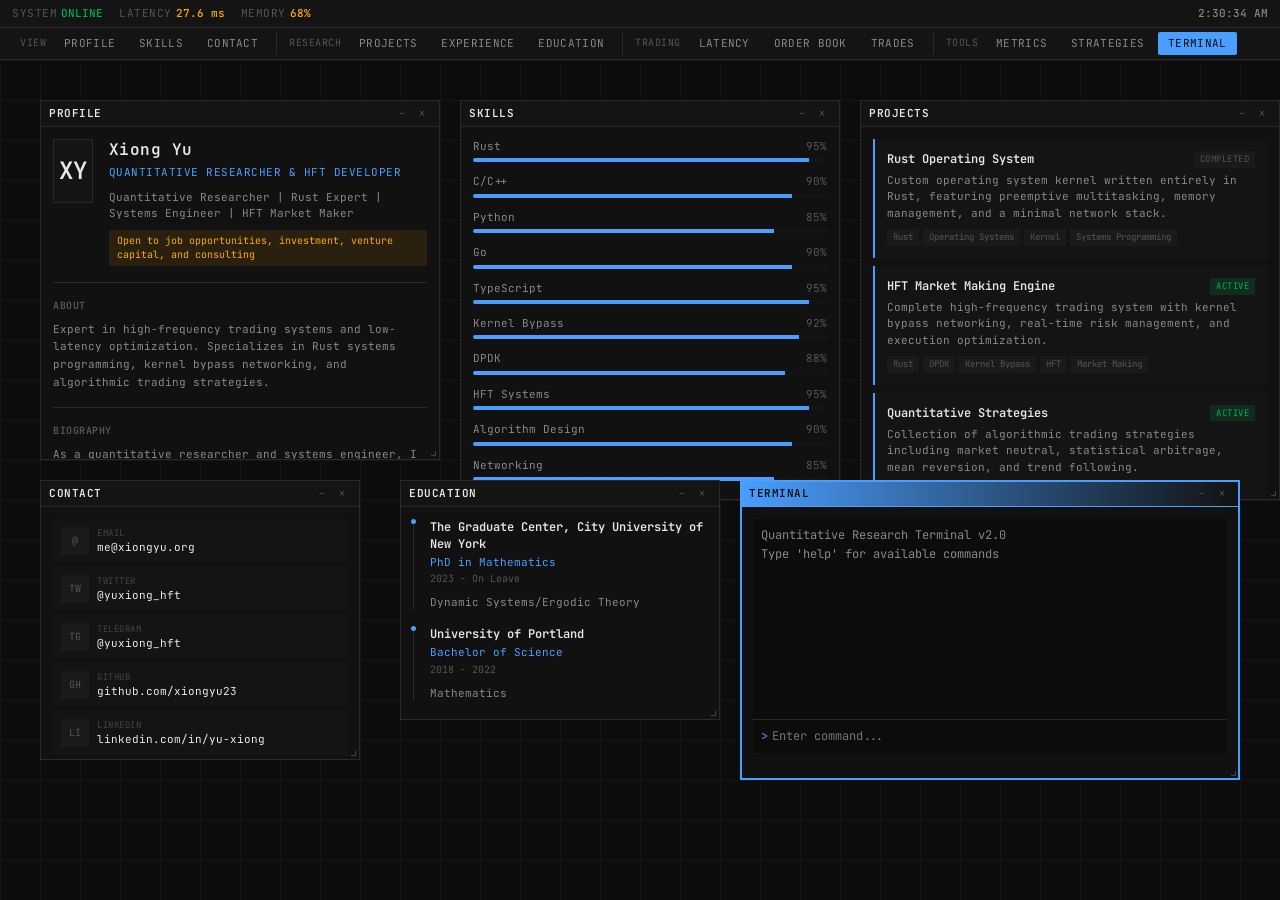
<file: index.html>
<!DOCTYPE html>
<html lang="en">
<head>
    <meta charset="UTF-8">
    <meta name="viewport" content="width=device-width, initial-scale=1.0, maximum-scale=1.0, user-scalable=no">
    <meta name="description" content="Quantitative Research & Trading Terminal">
    <title>Quantitative Research Terminal</title>
    
    <link rel="preconnect" href="https://fonts.googleapis.com">
    <link rel="preconnect" href="https://fonts.gstatic.com" crossorigin>
    <link href="https://fonts.googleapis.com/css2?family=JetBrains+Mono:wght@400;500;600;700&family=Inter:wght@400;500;600&display=swap" rel="stylesheet">
    
    <link rel="stylesheet" href="styles.css">
</head>
<body>
    <div class="app">
        <!-- Top Status Bar -->
        <div class="top-bar">
            <div class="top-bar-left">
                <div class="status-item">
                    <span class="status-label">System</span>
                    <span class="status-value active">ONLINE</span>
                </div>
                <div class="status-item">
                    <span class="status-label">Latency</span>
                    <span class="status-value">--</span>
                </div>
                <div class="status-item">
                    <span class="status-label">Memory</span>
                    <span class="status-value">--</span>
                </div>
            </div>
            <div class="top-bar-right">
                <div class="status-item">
                    <span class="status-value" id="clock">00:00:00</span>
                </div>
            </div>
        </div>
        
        <!-- Menu Bar (rendered by JS) -->
        <div class="menu-bar"></div>
        
        <!-- Workspace -->
        <div class="workspace">
            <div class="grid-bg"></div>
            
            <!-- Panels will be rendered dynamically -->
        </div>
    </div>
    
    <!-- Data Configuration -->
    <script src="data.js"></script>
    
    <!-- Main Application -->
    <script src="main.js"></script>
</body>
</html>
</file>
<file: styles.css>
/* ============================================
   PROFESSIONAL HFT INTERFACE
   Quantitative Research & Trading Terminal
   =========================================== */

*, *::before, *::after {
    margin: 0;
    padding: 0;
    box-sizing: border-box;
}

:root {
    /* Professional Color Palette - Bloomberg Terminal Inspired */
    --bg-primary: #0c0c0c;
    --bg-secondary: #141414;
    --bg-tertiary: #1a1a1a;
    --bg-panel: #111111;
    
    --text-primary: #e8e8e8;
    --text-secondary: #888888;
    --text-tertiary: #555555;
    --text-muted: #444444;
    
    /* Functional Colors - Minimal */
    --accent-up: #00b050;
    --accent-down: #ff3333;
    --accent-neutral: #ffaa00;
    --accent-highlight: #4a9eff;
    
    --border-color: #2a2a2a;
    --border-highlight: #333333;
    
    /* Typography */
    --font-mono: 'JetBrains Mono', 'Consolas', 'Monaco', monospace;
    --font-sans: 'Inter', -apple-system, system-ui, sans-serif;
    
    /* Spacing */
    --space-xs: 4px;
    --space-sm: 8px;
    --space-md: 12px;
    --space-lg: 16px;
    --space-xl: 24px;
}

/* Base */
html {
    font-size: 13px;
    -webkit-font-smoothing: antialiased;
}

body {
    font-family: var(--font-mono);
    background: var(--bg-primary);
    color: var(--text-primary);
    overflow: hidden;
    height: 100vh;
    line-height: 1.4;
}

/* ============================================
   LAYOUT STRUCTURE
   =========================================== */
.app {
    display: flex;
    flex-direction: column;
    height: 100vh;
}

/* ============================================
   TOP BAR - SYSTEM STATUS
   =========================================== */
.top-bar {
    display: flex;
    align-items: center;
    justify-content: space-between;
    height: 28px;
    background: var(--bg-secondary);
    border-bottom: 1px solid var(--border-color);
    padding: 0 var(--space-md);
    font-size: 11px;
}

.top-bar-left,
.top-bar-right {
    display: flex;
    align-items: center;
    gap: var(--space-lg);
}

.status-item {
    display: flex;
    align-items: center;
    gap: var(--space-xs);
}

.status-label {
    color: var(--text-tertiary);
    text-transform: uppercase;
    letter-spacing: 0.5px;
}

.status-value {
    color: var(--text-secondary);
    font-weight: 500;
}

.status-value.active {
    color: var(--accent-up);
}

.status-value.warning {
    color: var(--accent-neutral);
}

.status-value.error {
    color: var(--accent-down);
}

/* ============================================
   MENU BAR
   =========================================== */
.menu-bar {
    display: flex;
    align-items: center;
    height: 32px;
    background: var(--bg-secondary);
    border-bottom: 1px solid var(--border-color);
    padding: 0 var(--space-sm);
    overflow-x: auto;
    white-space: nowrap;
}

.menu-group {
    display: flex;
    align-items: center;
    gap: var(--space-xs);
    padding: 0 var(--space-sm);
    border-right: 1px solid var(--border-color);
}

.menu-group:last-child {
    border-right: none;
}

.menu-label {
    font-size: 10px;
    color: var(--text-tertiary);
    text-transform: uppercase;
    letter-spacing: 0.5px;
    padding: 0 var(--space-xs);
}

.menu-item {
    padding: 4px 10px;
    font-size: 11px;
    color: var(--text-secondary);
    cursor: pointer;
    border-radius: 2px;
    transition: background 0.1s;
    text-transform: uppercase;
    letter-spacing: 0.3px;
}

.menu-item:hover {
    background: var(--bg-tertiary);
    color: var(--text-primary);
}

.menu-item.active {
    background: var(--accent-highlight);
    color: var(--bg-primary);
}

/* ============================================
   MAIN WORKSPACE
   =========================================== */
.workspace {
    flex: 1;
    position: relative;
    overflow: hidden;
    background: var(--bg-primary);
}

/* Grid Background - Subtle */
.grid-bg {
    position: absolute;
    inset: 0;
    background-image: 
        linear-gradient(var(--border-color) 1px, transparent 1px),
        linear-gradient(90deg, var(--border-color) 1px, transparent 1px);
    background-size: 40px 40px;
    opacity: 0.3;
    pointer-events: none;
}

/* ============================================
   PANELS - PROFESSIONAL TERMINAL STYLE
   =========================================== */
.panel {
    position: absolute;
    background: var(--bg-panel);
    border: 1px solid var(--border-color);
    display: flex;
    flex-direction: column;
    min-width: 280px;
    min-height: 180px;
    display: flex; /* Default: always show */
}

.panel.active {
    border-color: var(--accent-highlight);
    box-shadow: 0 0 0 1px var(--accent-highlight) inset;
}

.panel-header {
    display: flex;
    align-items: center;
    justify-content: space-between;
    height: 26px;
    background: var(--bg-secondary);
    border-bottom: 1px solid var(--border-color);
    padding: 0 var(--space-sm);
    cursor: grab;
    user-select: none;
}

.panel.active .panel-header {
    background: linear-gradient(90deg, var(--accent-highlight) 0%, transparent 100%);
    border-bottom-color: var(--accent-highlight);
}

.panel-header:active {
    cursor: grabbing;
}

.panel-title {
    font-size: 11px;
    font-weight: 600;
    color: var(--text-primary);
    text-transform: uppercase;
    letter-spacing: 0.5px;
}

.panel.active .panel-title {
    color: var(--bg-primary);
    text-shadow: 0 0 2px var(--accent-highlight);
}

.panel-controls {
    display: flex;
    gap: 2px;
}

.panel-btn {
    width: 18px;
    height: 18px;
    display: flex;
    align-items: center;
    justify-content: center;
    background: transparent;
    border: none;
    color: var(--text-tertiary);
    font-size: 10px;
    cursor: pointer;
    border-radius: 2px;
}

.panel-btn:hover {
    background: var(--bg-tertiary);
    color: var(--text-primary);
}

.panel-btn.close:hover {
    background: var(--accent-down);
    color: white;
}

.panel-content {
    flex: 1;
    overflow: auto;
    padding: var(--space-md);
}

.panel-resize {
    position: absolute;
    bottom: 0;
    right: 0;
    width: 12px;
    height: 12px;
    cursor: nwse-resize;
}

.panel-resize::after {
    content: '';
    position: absolute;
    bottom: 3px;
    right: 3px;
    width: 5px;
    height: 5px;
    border-right: 1px solid var(--text-muted);
    border-bottom: 1px solid var(--text-muted);
}

/* ============================================
   PANEL CONTENT STYLES
   =========================================== */

/* Data Table - Universal */
.data-table {
    width: 100%;
    font-size: 11px;
    border-collapse: collapse;
}

.data-table th {
    text-align: left;
    padding: var(--space-xs) var(--space-sm);
    color: var(--text-tertiary);
    font-weight: 500;
    text-transform: uppercase;
    letter-spacing: 0.5px;
    border-bottom: 1px solid var(--border-color);
}

.data-table td {
    padding: var(--space-xs) var(--space-sm);
    color: var(--text-secondary);
    border-bottom: 1px solid var(--border-color);
}

.data-table tr:hover td {
    background: var(--bg-secondary);
    color: var(--text-primary);
}

/* Profile Panel */
.profile-header {
    display: flex;
    gap: var(--space-lg);
    margin-bottom: var(--space-lg);
}

.profile-avatar {
    width: 64px;
    height: 64px;
    background: var(--bg-secondary);
    border: 1px solid var(--border-color);
    display: flex;
    align-items: center;
    justify-content: center;
    font-size: 24px;
    font-weight: 600;
    color: var(--text-primary);
}

.profile-info h1 {
    font-size: 16px;
    font-weight: 600;
    color: var(--text-primary);
    margin-bottom: 4px;
    letter-spacing: 0.5px;
}

.profile-info .title {
    font-size: 11px;
    color: var(--accent-highlight);
    text-transform: uppercase;
    letter-spacing: 0.5px;
    margin-bottom: 8px;
}

.profile-info .desc {
    font-size: 11px;
    color: var(--text-secondary);
    line-height: 1.5;
}


.profile-info .availability {
    font-size: 10px;
    color: var(--accent-neutral);
    background: rgba(255, 170, 0, 0.1);
    padding: 4px 8px;
    border-radius: 2px;
    margin-top: 8px;
    display: inline-block;
}

.profile-section {
    margin-top: var(--space-lg);
    padding-top: var(--space-lg);
    border-top: 1px solid var(--border-color);
}

.profile-section h3 {
    font-size: 10px;
    color: var(--text-tertiary);
    text-transform: uppercase;
    letter-spacing: 0.5px;
    margin-bottom: var(--space-sm);
}

.profile-section p {
    font-size: 11px;
    color: var(--text-secondary);
    line-height: 1.6;
}

/* Skills Panel */
.skill-bar {
    margin-bottom: var(--space-md);
}

.skill-header {
    display: flex;
    justify-content: space-between;
    margin-bottom: var(--space-xs);
}

.skill-name {
    font-size: 11px;
    color: var(--text-secondary);
}

.skill-value {
    font-size: 11px;
    color: var(--text-tertiary);
}

.skill-progress {
    height: 4px;
    background: var(--bg-secondary);
    border-radius: 2px;
    overflow: hidden;
}

.skill-progress-bar {
    height: 100%;
    background: var(--accent-highlight);
    transition: width 0.3s;
}

/* Contact Panel */
.contact-list {
    display: flex;
    flex-direction: column;
    gap: var(--space-xs);
}

.contact-item {
    display: flex;
    align-items: center;
    gap: var(--space-sm);
    padding: var(--space-sm);
    background: var(--bg-secondary);
    cursor: pointer;
    transition: background 0.1s;
}

.contact-item:hover {
    background: var(--bg-tertiary);
}

.contact-icon {
    width: 28px;
    height: 28px;
    display: flex;
    align-items: center;
    justify-content: center;
    background: var(--bg-tertiary);
    font-size: 10px;
    color: var(--text-tertiary);
}

.contact-details {
    flex: 1;
}

.contact-label {
    font-size: 9px;
    color: var(--text-muted);
    text-transform: uppercase;
    letter-spacing: 0.5px;
}

.contact-value {
    font-size: 11px;
    color: var(--text-primary);
}

/* Projects Panel */
.project-list {
    display: flex;
    flex-direction: column;
    gap: var(--space-sm);
}

.project-item {
    padding: var(--space-md);
    background: var(--bg-secondary);
    border-left: 2px solid var(--accent-highlight);
}

.project-header {
    display: flex;
    justify-content: space-between;
    align-items: center;
    margin-bottom: var(--space-xs);
}

.project-name {
    font-size: 12px;
    font-weight: 600;
    color: var(--text-primary);
}

.project-status {
    font-size: 9px;
    padding: 2px 6px;
    background: var(--bg-tertiary);
    color: var(--text-tertiary);
    text-transform: uppercase;
    letter-spacing: 0.5px;
}

.project-status.active {
    background: rgba(0, 176, 80, 0.15);
    color: var(--accent-up);
}

.project-desc {
    font-size: 11px;
    color: var(--text-secondary);
    line-height: 1.5;
    margin-bottom: var(--space-sm);
}

.project-tags {
    display: flex;
    gap: var(--space-xs);
    flex-wrap: wrap;
}

.project-tag {
    font-size: 9px;
    padding: 2px 6px;
    background: var(--bg-tertiary);
    color: var(--text-tertiary);
}

/* Experience Panel */
.experience-list {
    display: flex;
    flex-direction: column;
    gap: var(--space-lg);
}

.experience-item {
    position: relative;
    padding-left: var(--space-lg);
    border-left: 1px solid var(--border-color);
}

.experience-item::before {
    content: '';
    position: absolute;
    left: -3px;
    top: 0;
    width: 5px;
    height: 5px;
    background: var(--accent-highlight);
    border-radius: 50%;
}

.experience-company {
    font-size: 12px;
    font-weight: 600;
    color: var(--text-primary);
    margin-bottom: 2px;
}

.experience-role {
    font-size: 11px;
    color: var(--accent-highlight);
    margin-bottom: 2px;
}

.experience-period {
    font-size: 10px;
    color: var(--text-tertiary);
    margin-bottom: var(--space-sm);
}

.experience-desc {
    font-size: 11px;
    color: var(--text-secondary);
    line-height: 1.5;
}

/* Trading Panels */
.orderbook {
    font-size: 11px;
}

.orderbook-header {
    display: flex;
    justify-content: space-between;
    padding: var(--space-xs) var(--space-sm);
    background: var(--bg-secondary);
    margin-bottom: var(--space-xs);
}

.orderbook-symbol {
    font-weight: 600;
    color: var(--text-primary);
}

.orderbook-spread {
    color: var(--text-tertiary);
}

.orderbook-row {
    display: grid;
    grid-template-columns: 1fr 1fr 1fr;
    padding: 2px var(--space-sm);
    font-family: var(--font-mono);
}

.orderbook-row:hover {
    background: var(--bg-secondary);
}

.orderbook-row.ask {
    color: var(--accent-down);
}

.orderbook-row.bid {
    color: var(--accent-up);
}

.orderbook-row .price {
    font-weight: 600;
}

.orderbook-row .size,
.orderbook-row .total {
    text-align: right;
    color: var(--text-secondary);
}

/* Trades Panel */
.trade-row {
    display: grid;
    grid-template-columns: 60px 50px 1fr 70px;
    gap: var(--space-xs);
    padding: 3px var(--space-sm);
    font-size: 11px;
    font-family: var(--font-mono);
}

.trade-row:hover {
    background: var(--bg-secondary);
}

.trade-time {
    color: var(--text-tertiary);
}

.trade-side {
    font-weight: 600;
    text-transform: uppercase;
}

.trade-side.buy {
    color: var(--accent-up);
}

.trade-side.sell {
    color: var(--accent-down);
}

.trade-price {
    text-align: right;
    color: var(--text-primary);
}

.trade-size {
    text-align: right;
    color: var(--text-secondary);
}

/* Latency Panel */
.latency-grid {
    display: grid;
    grid-template-columns: repeat(2, 1fr);
    gap: var(--space-sm);
}

.latency-item {
    padding: var(--space-md);
    background: var(--bg-secondary);
    text-align: center;
}

.latency-label {
    font-size: 10px;
    color: var(--text-tertiary);
    text-transform: uppercase;
    letter-spacing: 0.5px;
    margin-bottom: var(--space-xs);
}

.latency-value {
    font-size: 14px;
    font-weight: 600;
    color: var(--text-primary);
    font-family: var(--font-mono);
}

.latency-value.good {
    color: var(--accent-up);
}

.latency-value.medium {
    color: var(--accent-neutral);
}

.latency-value.bad {
    color: var(--accent-down);
}

/* Strategy Panel */
.strategy-row {
    display: flex;
    justify-content: space-between;
    align-items: center;
    padding: var(--space-sm) var(--space-md);
    background: var(--bg-secondary);
    margin-bottom: var(--space-xs);
}

.strategy-name {
    font-size: 11px;
    color: var(--text-secondary);
}

.strategy-status {
    font-size: 9px;
    padding: 2px 8px;
    text-transform: uppercase;
    letter-spacing: 0.5px;
}

.strategy-status.running {
    background: rgba(0, 176, 80, 0.15);
    color: var(--accent-up);
}

.strategy-status.stopped {
    background: rgba(255, 51, 51, 0.15);
    color: var(--accent-down);
}

.strategy-status.paused {
    background: rgba(255, 170, 0, 0.15);
    color: var(--accent-neutral);
}

/* Performance Panel */
.metric-grid {
    display: grid;
    grid-template-columns: repeat(2, 1fr);
    gap: var(--space-sm);
}

.metric-item {
    padding: var(--space-md);
    background: var(--bg-secondary);
    text-align: center;
}

.metric-label {
    font-size: 10px;
    color: var(--text-tertiary);
    text-transform: uppercase;
    letter-spacing: 0.5px;
    margin-bottom: var(--space-xs);
}

.metric-value {
    font-size: 16px;
    font-weight: 600;
    color: var(--text-primary);
    font-family: var(--font-mono);
}

/* Terminal Panel */
.terminal {
    background: var(--bg-primary);
    font-family: var(--font-mono);
    font-size: 12px;
}

.terminal-output {
    height: 200px;
    overflow-y: auto;
    padding: var(--space-sm);
    color: var(--text-secondary);
}

.terminal-line {
    margin-bottom: 2px;
    line-height: 1.4;
}

.terminal-line.prompt {
    color: var(--accent-highlight);
}

.terminal-line.output {
    color: var(--text-secondary);
}

.terminal-line.error {
    color: var(--accent-down);
}

.terminal-input-line {
    display: flex;
    align-items: center;
    gap: var(--space-xs);
    padding: var(--space-sm);
    border-top: 1px solid var(--border-color);
}

.terminal-prompt {
    color: var(--accent-highlight);
}

.terminal-input {
    flex: 1;
    background: transparent;
    border: none;
    outline: none;
    color: var(--text-primary);
    font-family: var(--font-mono);
    font-size: 12px;
}

/* ============================================
   CONTEXT MENU
   =========================================== */
.context-menu {
    position: fixed;
    background: var(--bg-secondary);
    border: 1px solid var(--border-color);
    min-width: 160px;
    z-index: 10000;
    font-size: 11px;
}

.context-item {
    padding: var(--space-sm) var(--space-md);
    color: var(--text-secondary);
    cursor: pointer;
    transition: background 0.1s;
}

.context-item:hover {
    background: var(--bg-tertiary);
    color: var(--text-primary);
}

.context-divider {
    height: 1px;
    background: var(--border-color);
    margin: var(--space-xs) 0;
}

/* ============================================
   SCROLLBARS
   =========================================== */
::-webkit-scrollbar {
    width: 8px;
    height: 8px;
}

::-webkit-scrollbar-track {
    background: var(--bg-secondary);
}

::-webkit-scrollbar-thumb {
    background: var(--border-color);
}

::-webkit-scrollbar-thumb:hover {
    background: var(--border-highlight);
}

/* ============================================
   SELECTION
   =========================================== */
::selection {
    background: var(--accent-highlight);
    color: var(--bg-primary);
}

/* ============================================
   MOBILE RESPONSIVENESS
   =========================================== */
@media (max-width: 768px) {
    html {
        font-size: 11px;
    }
    
    .top-bar {
        height: 24px;
        padding: 0 var(--space-sm);
        font-size: 10px;
    }
    
    .top-bar-left,
    .top-bar-right {
        gap: var(--space-md);
    }
    
    .status-item {
        gap: 2px;
    }
    
    .status-label {
        display: none;
    }
    
    .menu-bar {
        height: 28px;
        padding: 0 var(--space-xs);
    }
    
    .menu-group {
        padding: 0 var(--space-xs);
    }
    
    .menu-label {
        display: none;
    }
    
    .menu-item {
        padding: 3px 8px;
        font-size: 10px;
    }
    
    .panel {
        min-width: 240px;
        min-height: 160px;
    }
    
    .panel-header {
        height: 24px;
        padding: 0 var(--space-xs);
    }
    
    .panel-title {
        font-size: 10px;
    }
    
    .panel-content {
        padding: var(--space-sm);
    }
    
    .profile-header {
        flex-direction: column;
        align-items: center;
        text-align: center;
        gap: var(--space-md);
    }
    
    .profile-avatar {
        width: 56px;
        height: 56px;
        font-size: 20px;
    }
    
    .profile-info h1 {
        font-size: 14px;
    }
    
    .skill-header {
        font-size: 10px;
    }
    
    .orderbook-row {
        font-size: 10px;
    }
    
    .trade-row {
        font-size: 10px;
        grid-template-columns: 50px 40px 1fr 60px;
    }
    
    .latency-grid,
    .metric-grid {
        grid-template-columns: 1fr;
    }
    
    .terminal {
        font-size: 11px;
    }
    
    .terminal-output {
        height: 160px;
    }
}

@media (max-width: 480px) {
    .panel {
        min-width: 200px;
        min-height: 140px;
    }
    
    .profile-info h1 {
        font-size: 12px;
    }
    
    .project-name {
        font-size: 11px;
    }
    
    .experience-company {
        font-size: 11px;
    }
}

/* ============================================
   TOUCH SUPPORT
   =========================================== */
@media (hover: none) and (pointer: coarse) {
    .panel-header {
        cursor: default;
    }
    
    .panel-header:active {
        cursor: default;
    }
    
    .panel-btn {
        width: 24px;
        height: 24px;
        font-size: 12px;
    }
    
    .menu-item {
        padding: 6px 12px;
    }
    
    .contact-item {
        padding: var(--space-md);
    }
    
    .terminal-input {
        font-size: 14px;
    }
}
</file>
